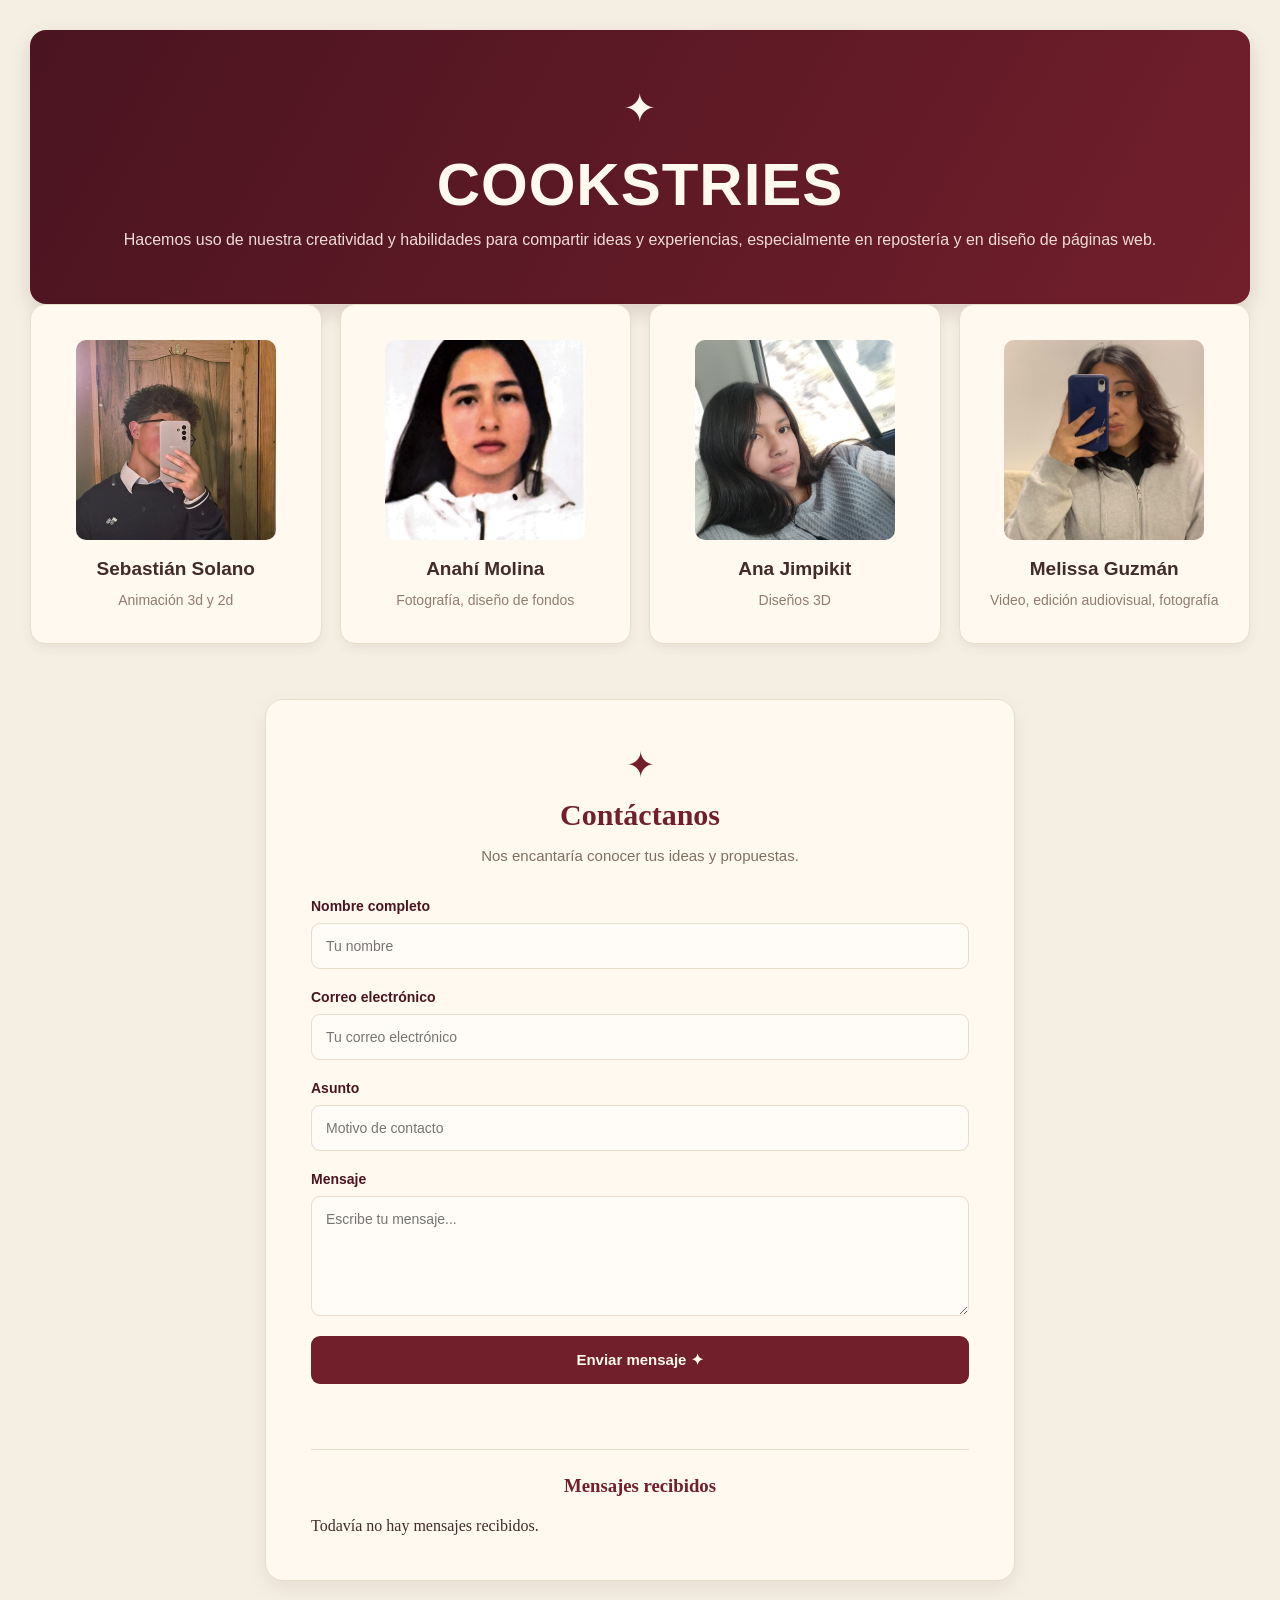
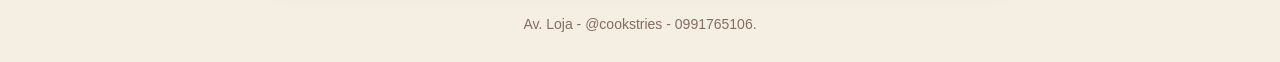
<file: index.html>
<!DOCTYPE html>
<html lang="es">
<head>
    <meta charset="UTF-8">
    <meta name="viewport" content="width=device-width, initial-scale=1.0">
    <title>COOKSTRIES</title>
    <link rel="stylesheet" href="Imagenes.css">

    <style>
        :root {
            --crema: #F5EFE3;
            --crema-claro: #FFF9EF;
            --lacre: #711F2B;
            --lacre-oscuro: #4A1420;
            --beige: #E8DCCB;
            --texto: #432B2B;
        }

        * {
            margin: 0;
            padding: 0;
            box-sizing: border-box;
        }

        body {
            font-family: Georgia, serif;
            background-color: var(--crema);
            color: var(--texto);
            min-height: 100vh;
            padding: 30px;
        }

        /* ENCABEZADO */
        .encabezado {
            background: linear-gradient(
                120deg,
                var(--lacre-oscuro),
                var(--lacre)
            );
            color: var(--crema-claro);
            text-align: center;
            padding: 55px 20px;
            border-radius: 16px;
            box-shadow: 0 8px 20px rgba(74, 20, 32, 0.15);
        }

        .encabezado .icono {
            font-size: 40px;
            margin-bottom: 18px;
        }

        .encabezado h1 {
            font-family: Lobster Two, sans-serif;
            font-size: 60px;
            margin-bottom: 12px;
            letter-spacing: 1px;
        }

        .encabezado p {
            font-family: Arial, sans-serif;
            font-size: 16px;
            color: #F0DCD5;
        }

        /* FLECHA */
        .flecha {
            text-align: center;
            font-size: 45px;
            color: var(--lacre);
            margin: 15px 0;
        }

        /* INTEGRANTES */
        .integrantes {
            display: grid;
            grid-template-columns: repeat(4, 1fr);
            gap: 18px;
        }

        /* TARJETAS */
        .tarjeta {
            background-color: var(--crema-claro);
            border: 1px solid var(--beige);
            border-radius: 15px;
            padding: 35px 15px;
            text-align: center;
            text-decoration: none;
            color: var(--texto);
            transition: all 0.3s ease;
            box-shadow: 0 5px 12px rgba(74, 20, 32, 0.06);
        }

        .tarjeta:hover {
            background-color: var(--lacre);
            color: var(--crema-claro);
            transform: translateY(-7px);
            box-shadow: 0 10px 20px rgba(74, 20, 32, 0.2);
        }

        .tarjeta .icono {
            font-size: 38px;
            margin-bottom: 18px;
        }

        .tarjeta h2 {
            font-family: Arial, sans-serif;
            font-size: 19px;
            margin-bottom: 12px;
        }

        .tarjeta p {
            font-family: Arial, sans-serif;
            font-size: 14px;
            color: #947B70;
        }

        .tarjeta:hover p {
            color: #F0DCD5;
        }

        /* PIE DE PÁGINA */
        .pie {
            text-align: center;
            margin-top: 25px;
            font-family: Arial, sans-serif;
            font-size: 14px;
            color: #846D62;
        }

        /* RESPONSIVE */
        @media (max-width: 800px) {
            .integrantes {
                grid-template-columns: repeat(2, 1fr);
            }
        }

        @media (max-width: 500px) {
            body {
                padding: 15px;
            }

            .encabezado {
                padding: 40px 15px;
            }

            .encabezado h1 {
                font-size: 23px;
            }

            .integrantes {
                grid-template-columns: 1fr;
            }
        }
    </style>
</head>

<body>

    <header class="encabezado">
        <div class="icono">✦</div>

        <h1>COOKSTRIES</h1>

        <p>
            Hacemos uso de nuestra creatividad y habilidades para compartir ideas y experiencias, especialmente en repostería y en diseño de páginas web.
        </p>
    </header>


    <main class="integrantes">

        <a href="integrante1.html" class="tarjeta">
            <div class="icono">
                <img src="imagenes/Sebastian.jpeg" alt="Fotografía">
            </div>
            
            <h2>Sebastián Solano</h2>
            <p>Animación 3d y 2d</p>
        </a>


        <a href="integrante2.html" class="tarjeta">
            <div class="icono">
                <img src="imagenes/Anahí.jpeg" alt="Fotografía">
            </div>
            <h2>Anahí Molina</h2>
            <p>Fotografía, diseño de fondos</p>
        </a>

        <a href="integrante3.html" class="tarjeta">

    <div class="icono">
        
        <img src="imagenes/Ana.jpeg" alt="Fotografía">
    </div>

    <h2>Ana Jimpikit</h2>
    <p>Diseños 3D</p>

</a>
        </a>

        <a href="integrante4.html" class="tarjeta">
            <div class="icono">
                <img src="imagenes/Meli.jpeg" alt="Fotografía">
            </div>
            </div>
            <h2>Melissa Guzmán</h2>
            <p>Video, edición audiovisual, fotografía</p>
        </a>

    </main>



<!-- FORMULARIO DE CONTACTO -->

<style>

/* FORMULARIO DE CONTACTO */

.contacto {
    background-color: #FFF9EF;
    max-width: 750px;
    margin: 55px auto 35px;
    padding: 45px;
    border-radius: 18px;
    border: 1px solid #E8DCCB;
    box-shadow: 0 8px 22px rgba(74, 20, 32, 0.08);
}

/* ENCABEZADO */

.contacto-encabezado {
    text-align: center;
    margin-bottom: 30px;
}

.contacto-encabezado span {
    font-size: 35px;
    color: #711F2B;
}

.contacto-encabezado h2 {
    font-family: Georgia, serif;
    font-size: 30px;
    color: #711F2B;
    margin: 12px 0;
}

.contacto-encabezado p {
    font-family: Arial, sans-serif;
    color: #846D62;
    font-size: 15px;
    line-height: 1.6;
}

/* FORMULARIO */

#formularioContacto {
    display: flex;
    flex-direction: column;
    gap: 20px;
}

/* CAMPOS */

.campo {
    display: flex;
    flex-direction: column;
    gap: 9px;
}

.campo label {
    font-family: Arial, sans-serif;
    font-size: 14px;
    font-weight: bold;
    color: #4A1420;
}

.campo input,
.campo textarea {
    width: 100%;
    padding: 14px;
    border: 1px solid #E8DCCB;
    border-radius: 9px;
    background-color: #FFFCF7;
    font-family: Arial, sans-serif;
    font-size: 14px;
    color: #432B2B;
    outline: none;
    transition: 0.3s;
}

.campo input:focus,
.campo textarea:focus {
    border-color: #711F2B;
    box-shadow: 0 0 6px rgba(113, 31, 43, 0.15);
}

.campo textarea {
    resize: vertical;
    min-height: 120px;
}

/* BOTÓN */

.boton-enviar {
    background-color: #711F2B;
    color: #FFF9EF;
    border: none;
    border-radius: 9px;
    padding: 15px;
    font-size: 15px;
    font-weight: bold;
    cursor: pointer;
    transition: 0.3s;
}

.boton-enviar:hover {
    background-color: #4A1420;
    transform: translateY(-3px);
}

/* CONFIRMACIÓN */

#confirmacion {
    text-align: center;
    font-family: Arial, sans-serif;
    color: #711F2B;
    font-weight: bold;
    margin-top: 5px;
}

/* MENSAJES GUARDADOS */

.mensajes-guardados {
    margin-top: 40px;
    border-top: 1px solid #E8DCCB;
    padding-top: 25px;
}

.mensajes-guardados h3 {
    color: #711F2B;
    font-family: Georgia, serif;
    text-align: center;
    margin-bottom: 20px;
}

.mensaje-tarjeta {
    background-color: #F5EFE3;
    border: 1px solid #E8DCCB;
    border-radius: 10px;
    padding: 18px;
    margin-bottom: 15px;
    font-family: Arial, sans-serif;
    color: #432B2B;
    overflow-wrap: anywhere;
}

.mensaje-tarjeta h4 {
    color: #711F2B;
    margin-bottom: 10px;
}

.mensaje-tarjeta p {
    margin: 7px 0;
    font-size: 14px;
}

.mensaje-tarjeta button {
    background-color: #711F2B;
    color: #FFF9EF;
    border: none;
    padding: 8px 13px;
    border-radius: 6px;
    margin-top: 12px;
    cursor: pointer;
    transition: 0.3s;
}

.mensaje-tarjeta button:hover {
    background-color: #4A1420;
}

/* RESPONSIVE */

@media (max-width: 500px) {

    .contacto {
        padding: 25px 18px;
        margin: 35px auto;
    }

    .contacto-encabezado h2 {
        font-size: 25px;
    }

}

</style>


<section class="contacto" id="contacto">

    <div class="contacto-encabezado">
        <span>✦</span>
        <h2>Contáctanos</h2>
        <p>Nos encantaría conocer tus ideas y propuestas.</p>
    </div>

    <form id="formularioContacto">

        <div class="campo">
            <label for="nombre">Nombre completo</label>
            <input type="text" id="nombre" placeholder="Tu nombre" required>
        </div>

        <div class="campo">
            <label for="correo">Correo electrónico</label>
            <input type="email" id="correo" placeholder="Tu correo electrónico" required>
        </div>

        <div class="campo">
            <label for="asunto">Asunto</label>
            <input type="text" id="asunto" placeholder="Motivo de contacto" required>
        </div>

        <div class="campo">
            <label for="mensaje">Mensaje</label>
            <textarea id="mensaje" rows="5" placeholder="Escribe tu mensaje..." required></textarea>
        </div>

        <button type="submit" class="boton-enviar">
            Enviar mensaje ✦
        </button>

        <p id="confirmacion"></p>

    </form>

    <!-- MENSAJES GUARDADOS -->

    <div class="mensajes-guardados">
        <h3>Mensajes recibidos</h3>
        <div id="listaMensajes"></div>
    </div>

</section>

<script src="Formulario.js"></script>


    <footer class="pie">
        <p>Av. Loja - @cookstries - 0991765106.</p>
        
    </footer>

</body>
</html>
</file>
<file: Imagenes.css>
.icono img { 
    width: 200px;
    height: 200px;
    object-fit: cover;
    border-radius: 10px;
    display: block;
    margin: auto;
}
</file>
